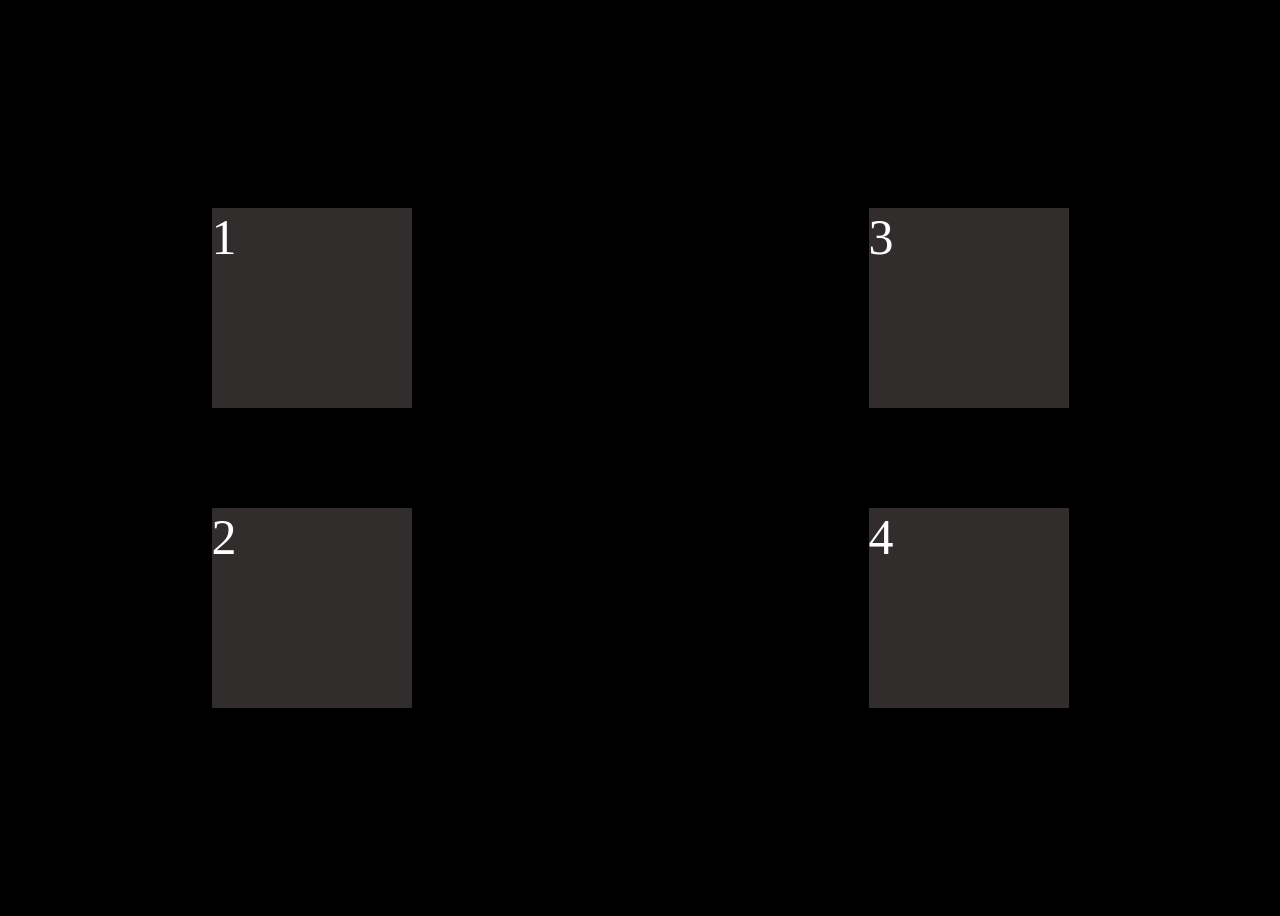
<file: leader-lines/index.html>
<!DOCTYPE html>
<html lang="en">
<head>
    <link rel="stylesheet" href="style.css">
    <meta charset="UTF-8">
    <meta name="viewport" content="width=device-width, initial-scale=1.0">
    <title>Document</title>
</head>
<body>
    <div class="wr1">
        <div class="div1">1</div>
        <div class="div2">2</div>
    </div>
    <div class="wr2">
        <div class="div3">3</div>
        <div class="div4">4</div>
    </div>
    <script src="leader-line.min.js"></script>
    <script src="main.js"></script>
</body>
</html>
</file>
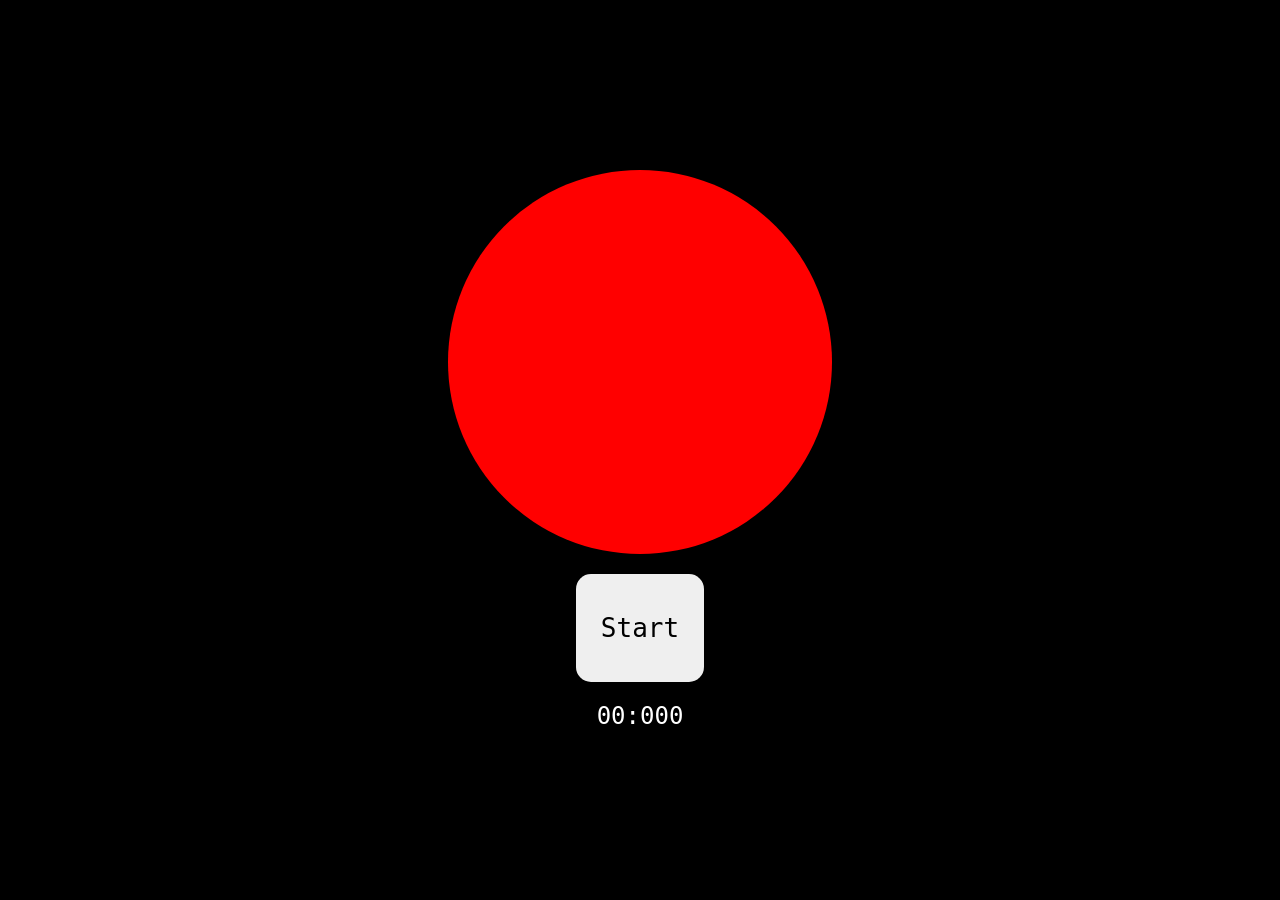
<file: reaction/index.html>
<!DOCTYPE html>
<html lang="ru">
<head>
  <title>Reaction</title>
  <meta charset="UTF-8">
  <link rel="stylesheet" href="style.css">
</head>
<body>
  <div class="circle"></div>
  <button>Start</button>
  <p>00:000</p>
  <script src="script.js"></script>
</body>
</html>
</file>
<file: leader-lines/style.css>
body {
    gap: 50px;
    height: 100vh;
    background-color: black;
    color: white;
    display: flex;
    flex-direction: row;
    justify-content: center;
    align-items: center;
}

.wr1,
.wr2 {
    gap: 100px;
    justify-content: center;
    align-items: center;
    height: 100%;
    width: 100%;
    display: flex;
    flex-direction: column;
}

.div1,
.div2,
.div3,
.div4 {
    font-size: 50px;
    height: 200px;
    width: 200px;
    background-color: rgb(49, 45, 45);


}

.isActive {
    background-color: rgb(5, 55, 5);
}
</file>
<file: reaction/style.css>
* {
    margin: 0;
    padding: 0;
    box-sizing: border-box;
}

body {
    background-color: black;
    height: 100vh;
    display: flex;
    flex-direction: column;
    overflow: hidden;
    align-items: center;
    justify-content: center;
    gap: 20px;
}

button {
    border-radius: 15px;
    border: none;
    font-family: monospace;
    padding: 10px 20px;
    font-size: 200%;
    cursor: pointer;
    height: 12%;
    width: 10%;
    transition: .5s;
}

button:hover {
    background-color: green;
    width: 12%;
    font-size: 260%;
    height: 11%;
}

p {
    text-align: center;
    color: white;
    font-family: monospace;
    font-size: 24px;
}

.circle {
    width: 30%;
    aspect-ratio: 1 / 1;
    background: red;
    border-radius: 50%;
}

.ready {
    background: green;
    cursor: pointer;
}
</file>
